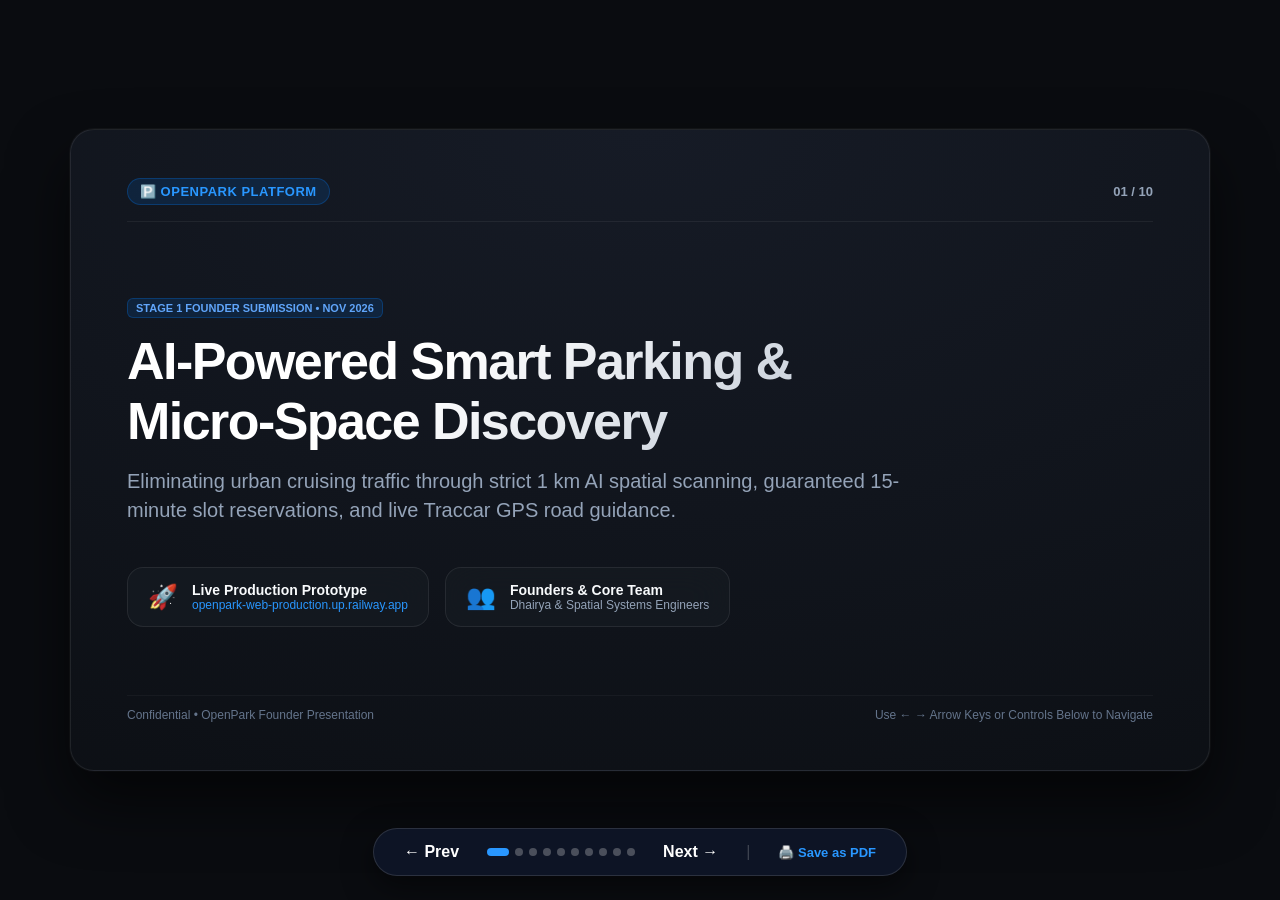
<file: submission/03_Pitch_Deck/Pitch_Deck_OpenPark.html>
<!DOCTYPE html>
<html lang="en">
<head>
  <meta charset="UTF-8" />
  <meta name="viewport" content="width=device-width, initial-scale=1.0" />
  <title>OpenPark — Investor & Startup Pitch Deck</title>
  <style>
    :root {
      --bg-dark: #0a0c10;
      --card-bg: rgba(22, 27, 34, 0.75);
      --card-border: rgba(255, 255, 255, 0.08);
      --apple-blue: #0071e3;
      --apple-blue-light: #2997ff;
      --emerald: #10b981;
      --amber: #f59e0b;
      --rose: #ef4444;
      --text-main: #f8fafc;
      --text-muted: #94a3b8;
      --font-family: -apple-system, BlinkMacSystemFont, "SF Pro Display", "Segoe UI", Roboto, Helvetica, Arial, sans-serif;
    }

    * {
      box-sizing: border-box;
      margin: 0;
      padding: 0;
    }

    body {
      background: var(--bg-dark);
      color: var(--text-main);
      font-family: var(--font-family);
      overflow-x: hidden;
      min-height: 100vh;
      display: flex;
      flex-direction: column;
      align-items: center;
      justify-content: center;
    }

    /* Deck Container */
    .deck-wrapper {
      width: 100vw;
      height: 100vh;
      display: flex;
      flex-direction: column;
      align-items: center;
      justify-content: center;
      position: relative;
      padding: 24px;
    }

    .slide {
      width: 100%;
      max-width: 1140px;
      aspect-ratio: 16 / 9;
      background: radial-gradient(120% 120% at 50% 0%, #161b26 0%, #0c0f14 100%);
      border: 1px solid var(--card-border);
      border-radius: 24px;
      box-shadow: 0 30px 60px rgba(0, 0, 0, 0.6), 0 0 0 1px rgba(255, 255, 255, 0.04);
      padding: 48px 56px;
      display: none;
      flex-direction: column;
      justify-content: space-between;
      position: relative;
      overflow: hidden;
      animation: fadeIn 0.35s cubic-bezier(0.16, 1, 0.3, 1);
    }

    .slide.active {
      display: flex;
    }

    @keyframes fadeIn {
      from { opacity: 0; transform: scale(0.985) translateY(6px); }
      to { opacity: 1; transform: scale(1) translateY(0); }
    }

    /* Slide Header */
    .slide-header {
      display: flex;
      justify-content: space-between;
      align-items: center;
      margin-bottom: 24px;
      border-bottom: 1px solid rgba(255, 255, 255, 0.06);
      padding-bottom: 16px;
    }

    .brand-pill {
      display: inline-flex;
      align-items: center;
      gap: 8px;
      padding: 5px 12px;
      border-radius: 999px;
      background: rgba(0, 113, 227, 0.15);
      border: 1px solid rgba(0, 113, 227, 0.3);
      color: var(--apple-blue-light);
      font-size: 13px;
      font-weight: 700;
      letter-spacing: 0.5px;
      text-transform: uppercase;
    }

    .slide-number {
      font-size: 13px;
      color: var(--text-muted);
      font-weight: 600;
    }

    .slide-title {
      font-size: 34px;
      font-weight: 800;
      letter-spacing: -0.03em;
      line-height: 1.15;
      margin-bottom: 8px;
      background: linear-gradient(135deg, #ffffff 30%, #94a3b8 100%);
      -webkit-background-clip: text;
      -webkit-text-fill-color: transparent;
    }

    .slide-subtitle {
      font-size: 16px;
      color: var(--text-muted);
      margin-bottom: 24px;
      line-height: 1.45;
    }

    /* Content Layouts */
    .grid-2 {
      display: grid;
      grid-template-columns: 1fr 1fr;
      gap: 24px;
      flex: 1;
      align-items: stretch;
    }

    .grid-3 {
      display: grid;
      grid-template-columns: repeat(3, 1fr);
      gap: 20px;
      flex: 1;
      align-items: stretch;
    }

    .card {
      background: var(--card-bg);
      border: 1px solid var(--card-border);
      border-radius: 16px;
      padding: 22px 24px;
      display: flex;
      flex-direction: column;
      backdrop-filter: blur(20px);
      transition: border-color 0.2s ease, transform 0.2s ease;
    }

    .card:hover {
      border-color: rgba(0, 113, 227, 0.4);
      transform: translateY(-2px);
    }

    .card-title {
      font-size: 17px;
      font-weight: 700;
      color: #ffffff;
      margin-bottom: 8px;
      display: flex;
      align-items: center;
      gap: 8px;
    }

    .card-text {
      font-size: 14px;
      color: var(--text-muted);
      line-height: 1.55;
    }

    .stat-number {
      font-size: 42px;
      font-weight: 900;
      letter-spacing: -0.04em;
      line-height: 1;
      margin: 12px 0 6px 0;
      color: var(--apple-blue-light);
    }

    .stat-label {
      font-size: 13px;
      color: var(--text-muted);
      text-transform: uppercase;
      letter-spacing: 0.5px;
      font-weight: 600;
    }

    /* Tables */
    .deck-table {
      width: 100%;
      border-collapse: collapse;
      font-size: 13.5px;
      margin-top: 8px;
    }

    .deck-table th {
      text-align: left;
      padding: 10px 14px;
      background: rgba(255, 255, 255, 0.04);
      color: var(--text-muted);
      font-weight: 600;
      border-bottom: 1px solid rgba(255, 255, 255, 0.08);
    }

    .deck-table td {
      padding: 12px 14px;
      border-bottom: 1px solid rgba(255, 255, 255, 0.04);
      color: #e2e8f0;
    }

    .highlight-cell {
      color: var(--apple-blue-light) !important;
      font-weight: 700;
      background: rgba(0, 113, 227, 0.08);
    }

    /* Slide Footer & Controls */
    .slide-footer {
      display: flex;
      justify-content: space-between;
      align-items: center;
      margin-top: 16px;
      font-size: 12px;
      color: #64748b;
      border-top: 1px solid rgba(255, 255, 255, 0.04);
      padding-top: 12px;
    }

    .controls-bar {
      position: fixed;
      bottom: 24px;
      display: flex;
      align-items: center;
      gap: 16px;
      background: rgba(15, 23, 42, 0.85);
      border: 1px solid rgba(255, 255, 255, 0.12);
      backdrop-filter: blur(20px);
      padding: 8px 18px;
      border-radius: 999px;
      box-shadow: 0 10px 30px rgba(0,0,0,0.5);
      z-index: 100;
    }

    .ctrl-btn {
      background: transparent;
      border: none;
      color: #ffffff;
      font-size: 16px;
      font-weight: 700;
      padding: 6px 12px;
      border-radius: 8px;
      cursor: pointer;
      display: flex;
      align-items: center;
      gap: 6px;
      transition: background 0.15s ease;
    }

    .ctrl-btn:hover {
      background: rgba(255, 255, 255, 0.1);
    }

    .dots-indicator {
      display: flex;
      gap: 6px;
    }

    .dot {
      width: 8px;
      height: 8px;
      border-radius: 50%;
      background: rgba(255, 255, 255, 0.25);
      cursor: pointer;
      transition: all 0.2s ease;
    }

    .dot.active {
      width: 22px;
      border-radius: 4px;
      background: var(--apple-blue-light);
    }

    /* Badges */
    .badge {
      display: inline-block;
      padding: 3px 8px;
      border-radius: 6px;
      font-size: 11px;
      font-weight: 700;
      text-transform: uppercase;
    }
    .badge-green { background: rgba(16, 185, 129, 0.15); color: #34d399; border: 1px solid rgba(16, 185, 129, 0.3); }
    .badge-blue { background: rgba(0, 113, 227, 0.15); color: #60a5fa; border: 1px solid rgba(0, 113, 227, 0.3); }
    .badge-amber { background: rgba(245, 158, 11, 0.15); color: #fbbf24; border: 1px solid rgba(245, 158, 11, 0.3); }

    /* Print styles for Clean PDF Output */
    @page {
      size: 16in 9in;
      margin: 0;
    }
    @media print {
      body {
        background: #0a0c10 !important;
        color: #ffffff !important;
        -webkit-print-color-adjust: exact !important;
        print-color-adjust: exact !important;
      }
      .controls-bar {
        display: none !important;
      }
      .deck-wrapper {
        padding: 0 !important;
        height: auto !important;
        display: block !important;
        width: 100% !important;
      }
      .slide {
        display: flex !important;
        page-break-after: always !important;
        break-after: page !important;
        width: 100% !important;
        min-height: 100vh !important;
        height: 100vh !important;
        max-width: none !important;
        border-radius: 0 !important;
        border: none !important;
        background: radial-gradient(120% 120% at 50% 0%, #161b26 0%, #0c0f14 100%) !important;
        color: #ffffff !important;
        box-shadow: none !important;
        padding: 56px 64px !important;
        box-sizing: border-box !important;
      }
      .card {
        background: rgba(22, 27, 34, 0.95) !important;
        border: 1px solid rgba(255, 255, 255, 0.12) !important;
        color: #f8fafc !important;
      }
      .card-title { color: #ffffff !important; }
      .card-text { color: #94a3b8 !important; }
      .stat-number { color: #2997ff !important; }
      .deck-table th { background: rgba(255, 255, 255, 0.08) !important; color: #94a3b8 !important; }
      .deck-table td { color: #f8fafc !important; border-bottom: 1px solid rgba(255, 255, 255, 0.08) !important; }
      .highlight-cell { background: rgba(0, 113, 227, 0.2) !important; color: #60a5fa !important; }
    }
  </style>
</head>
<body>

  <div class="deck-wrapper">

    <!-- SLIDE 1: COVER -->
    <section class="slide active" id="slide-1">
      <div class="slide-header">
        <div class="brand-pill">🅿️ OpenPark Platform</div>
        <div class="slide-number">01 / 10</div>
      </div>
      <div style="flex: 1; display: flex; flex-direction: column; justify-content: center; text-align: left;">
        <span class="badge badge-blue" style="width: fit-content; margin-bottom: 14px;">Stage 1 Founder Submission • Nov 2026</span>
        <h1 class="slide-title" style="font-size: 52px; margin-bottom: 16px;">AI-Powered Smart Parking &amp;<br>Micro-Space Discovery</h1>
        <p class="slide-subtitle" style="font-size: 20px; max-width: 820px;">
          Eliminating urban cruising traffic through strict 1 km AI spatial scanning, guaranteed 15-minute slot reservations, and live Traccar GPS road guidance.
        </p>
        <div style="display: flex; gap: 16px; margin-top: 18px;">
          <div class="card" style="padding: 14px 20px; flex-direction: row; gap: 14px; align-items: center;">
            <div style="font-size: 24px;">🚀</div>
            <div>
              <div style="font-weight: 700; font-size: 14px;">Live Production Prototype</div>
              <div style="font-size: 12px; color: var(--apple-blue-light);">openpark-web-production.up.railway.app</div>
            </div>
          </div>
          <div class="card" style="padding: 14px 20px; flex-direction: row; gap: 14px; align-items: center;">
            <div style="font-size: 24px;">👥</div>
            <div>
              <div style="font-weight: 700; font-size: 14px;">Founders &amp; Core Team</div>
              <div style="font-size: 12px; color: var(--text-muted);">Dhairya &amp; Spatial Systems Engineers</div>
            </div>
          </div>
        </div>
      </div>
      <div class="slide-footer">
        <span>Confidential • OpenPark Founder Presentation</span>
        <span>Use ← → Arrow Keys or Controls Below to Navigate</span>
      </div>
    </section>

    <!-- SLIDE 2: PROBLEM STATEMENT -->
    <section class="slide" id="slide-2">
      <div class="slide-header">
        <div class="brand-pill">Problem Statement</div>
        <div class="slide-number">02 / 10</div>
      </div>
      <div>
        <h2 class="slide-title">The Urban Parking Nightmare in Indian Metros</h2>
        <p class="slide-subtitle">Cruising for parking is the single largest hidden driver of metro gridlock and wasted human potential.</p>
      </div>
      <div class="grid-3">
        <div class="card">
          <span class="badge badge-amber" style="width: fit-content;">Time Loss</span>
          <div class="stat-number">22 mins</div>
          <div class="stat-label">Average Search Time / Trip</div>
          <p class="card-text" style="margin-top: 10px;">Drivers in Bengaluru, Mumbai, and Delhi lose over 20 minutes circling blocks, causing stress, road rage, and missed appointments.</p>
        </div>
        <div class="card">
          <span class="badge badge-amber" style="width: fit-content;">Congestion Driver</span>
          <div class="stat-number">30–40%</div>
          <div class="stat-label">Of Downtown City Traffic</div>
          <p class="card-text" style="margin-top: 10px;">Urban transport studies show up to 40% of downtown traffic is composed exclusively of vehicles crawling while looking for parking.</p>
        </div>
        <div class="card">
          <span class="badge badge-amber" style="width: fit-content;">Environmental Waste</span>
          <div class="stat-number">1.3B L</div>
          <div class="stat-label">Fuel Wasted Annually</div>
          <p class="card-text" style="margin-top: 10px;">Millions of liters of idle fuel burn directly on roadside bottlenecks, generating tons of avoidable CO₂ and PM2.5 particulates.</p>
        </div>
      </div>
      <div class="slide-footer">
        <span>Cruising Crisis: Existing maps drop drivers at the front door with zero knowledge of where to actually park.</span>
        <span>OpenPark 2026</span>
      </div>
    </section>

    <!-- SLIDE 3: PROPOSED SOLUTION -->
    <section class="slide" id="slide-3">
      <div class="slide-header">
        <div class="brand-pill">Proposed Solution</div>
        <div class="slide-number">03 / 10</div>
      </div>
      <div>
        <h2 class="slide-title">OpenPark: The Zero-Hardware Smart Parking Grid</h2>
        <p class="slide-subtitle">Unlocking visible commercial lots and invisible micro-spaces into one synchronized mobility engine.</p>
      </div>
      <div class="grid-3">
        <div class="card">
          <div class="card-title">🔍 1 km AI Space Scanner</div>
          <p class="card-text">
            Proprietary spatial algorithm continuously indexes a strict 1,000-meter radius around any destination to discover official parking lots, vacant private grounds (45–550 m²), and verified curbside bays.
          </p>
        </div>
        <div class="card">
          <div class="card-title">⏱️ 15-Minute Slot Lock</div>
          <p class="card-text">
            Drivers reserve their parking spot ahead of arrival with guaranteed availability. Real-time delta updates prevent double-booking and eradicate the anxiety of arriving at a full facility.
          </p>
        </div>
        <div class="card">
          <div class="card-title">🧭 OSRM Road Router &amp; GPS</div>
          <p class="card-text">
            Turn-by-turn road guidance navigating drivers directly to the parking gate—not just the building facade. Powered by live Traccar vehicle telemetry and an offline-first service worker cache.
          </p>
        </div>
      </div>
      <div class="slide-footer">
        <span>No \$15,000 hardware per lot required • Driver PWA + Lightweight Operator Tablet Dashboard</span>
        <span>OpenPark 2026</span>
      </div>
    </section>

    <!-- SLIDE 4: KEY DIFFERENTIATOR -->
    <section class="slide" id="slide-4">
      <div class="slide-header">
        <div class="brand-pill">Competitive Edge</div>
        <div class="slide-number">04 / 10</div>
      </div>
      <div>
        <h2 class="slide-title">Why OpenPark Wins</h2>
        <p class="slide-subtitle">Comparing OpenPark against legacy parking apps and mainstream navigation directories.</p>
      </div>
      <table class="deck-table">
        <thead>
          <tr>
            <th>Key Metric / Capability</th>
            <th>Legacy Parking Apps</th>
            <th>Google / Apple Maps</th>
            <th class="highlight-cell">OpenPark Platform</th>
          </tr>
        </thead>
        <tbody>
          <tr>
            <td><strong>Inventory Sourcing</strong></td>
            <td>Only contracted high-end malls</td>
            <td>Generic place POIs only</td>
            <td class="highlight-cell">Commercial Lots + 45–550 m² Micro-Grounds</td>
          </tr>
          <tr>
            <td><strong>Hardware Requirements</strong></td>
            <td>\$10k+ boom gates &amp; inductive loops</td>
            <td>None (No parking tracking)</td>
            <td class="highlight-cell">Zero Hardware; Cloud &amp; Operator Touch Tablet</td>
          </tr>
          <tr>
            <td><strong>Live GPS Telemetry</strong></td>
            <td>Infrequent 15s browser polling</td>
            <td>GPS navigation</td>
            <td class="highlight-cell">Traccar High-Speed WebSocket Telemetry</td>
          </tr>
          <tr>
            <td><strong>Search &amp; Geocoding</strong></td>
            <td>Cloud-only, high latency</td>
            <td>Cloud API (expensive)</td>
            <td class="highlight-cell">SQLite FTS5 (33k Indian POIs) + Google Places (New)</td>
          </tr>
          <tr>
            <td><strong>Basement Reliability</strong></td>
            <td>Fails when cell reception drops</td>
            <td>Often loses signal in basements</td>
            <td class="highlight-cell">Offline PWA (Service Worker + Vector Cache)</td>
          </tr>
        </tbody>
      </table>
      <div class="slide-footer">
        <span>Open ecosystem architecture gives OpenPark 10x faster market penetration with zero capital expenditure per bay.</span>
        <span>OpenPark 2026</span>
      </div>
    </section>

    <!-- SLIDE 5: MARKET OPPORTUNITY -->
    <section class="slide" id="slide-5">
      <div class="slide-header">
        <div class="brand-pill">Market Research</div>
        <div class="slide-number">05 / 10</div>
      </div>
      <div>
        <h2 class="slide-title">Market Opportunity &amp; Industry Tailwinds</h2>
        <p class="slide-subtitle">Rapid urban vehicle growth meets Indian Smart Cities Mission modernization mandates.</p>
      </div>
      <div class="grid-3">
        <div class="card">
          <div class="stat-number">\$16.2B</div>
          <div class="stat-label">Global Smart Parking TAM (2030)</div>
          <p class="card-text" style="margin-top: 10px;">Growing at a compound annual growth rate (CAGR) of 14.8% worldwide as cities enact congestion-reduction policies.</p>
        </div>
        <div class="card">
          <div class="stat-number">\$1.2B</div>
          <div class="stat-label">Indian Urban Parking SAM (2028)</div>
          <p class="card-text" style="margin-top: 10px;">Over 40 million registered 4-wheelers in tier-1 Indian metros growing by 9% year-over-year.</p>
        </div>
        <div class="card">
          <div class="stat-number">\$140M</div>
          <div class="stat-label">Initial SOM (BLR, DEL, MUM)</div>
          <p class="card-text" style="margin-top: 10px;">Focusing on high-density tech corridors (Indiranagar, Koramangala, Cyber City, BKC) and urban logistics fleets.</p>
        </div>
      </div>
      <div class="slide-footer">
        <span>Tailwinds: Municipal congestion pricing, commercial EV fleet charging mandates, and commercial real estate monetization.</span>
        <span>OpenPark 2026</span>
      </div>
    </section>

    <!-- SLIDE 6: TARGET AUDIENCE & PERSONAS -->
    <section class="slide" id="slide-6">
      <div class="slide-header">
        <div class="brand-pill">Target Audience</div>
        <div class="slide-number">06 / 10</div>
      </div>
      <div>
        <h2 class="slide-title">Customer Personas &amp; User Segmentation</h2>
        <p class="slide-subtitle">Serving daily urban commuters, commercial delivery fleets, and land lot operators.</p>
      </div>
      <div class="grid-3">
        <div class="card">
          <div class="card-title">🚗 The Daily Commuter</div>
          <div style="font-size: 13px; color: var(--apple-blue-light); font-weight: 600; margin-bottom: 8px;">Rohan, 32 • Tech Lead (Bengaluru)</div>
          <p class="card-text">
            <strong>Pain:</strong> Loses 25 mins hunting for parking before meetings; dreads towing or door dings from chaotic curb parking.<br><br>
            <strong>Benefit:</strong> 1-click 15-minute slot lock on the way to office, navigating straight to the basement gate.
          </p>
        </div>
        <div class="card">
          <div class="card-title">🚚 The Commercial Fleet</div>
          <div style="font-size: 13px; color: #34d399; font-weight: 600; margin-bottom: 8px;">Suresh, 28 • Urban Courier / Logistics</div>
          <p class="card-text">
            <strong>Pain:</strong> Accumulates expensive no-parking challans while unloading packages in congested markets.<br><br>
            <strong>Benefit:</strong> Dedicated 15-minute micro-ground staging bays reducing delivery turnaround times by 18%.
          </p>
        </div>
        <div class="card">
          <div class="card-title">🏢 The Micro-Plot Owner</div>
          <div style="font-size: 13px; color: #fbbf24; font-weight: 600; margin-bottom: 8px;">Vikram, 48 • Commercial Landowner</div>
          <p class="card-text">
            <strong>Pain:</strong> Owns a vacant 350 m² lot or office basement with empty weekend slots; cannot afford \$15k boom barrier setup.<br><br>
            <strong>Benefit:</strong> Zero-hardware Operator Touch Dashboard turning vacant spaces into instant recurring revenue.
          </p>
        </div>
      </div>
      <div class="slide-footer">
        <span>Dual-sided network effect: more drivers attract plot owners; more discovered micro-grounds attract daily drivers.</span>
        <span>OpenPark 2026</span>
      </div>
    </section>

    <!-- SLIDE 7: MVP & LIVE PROTOTYPE -->
    <section class="slide" id="slide-7">
      <div class="slide-header">
        <div class="brand-pill">Product Prototype</div>
        <div class="slide-number">07 / 10</div>
      </div>
      <div>
        <h2 class="slide-title">MVP &amp; Live Prototype: Battle-Tested Today</h2>
        <p class="slide-subtitle">Not a mockup or slide concept—a fully deployed, high-performance platform running in production.</p>
      </div>
      <div class="grid-2">
        <div class="card">
          <div class="card-title">⚡ Production Architecture &amp; Stats</div>
          <div style="display: flex; gap: 14px; margin: 12px 0;">
            <div>
              <div class="stat-number" style="font-size: 32px; margin: 0;">38/38</div>
              <div class="stat-label">Pytest Tests Passing</div>
            </div>
            <div>
              <div class="stat-number" style="font-size: 32px; margin: 0; color: #34d399;">33,000+</div>
              <div class="stat-label">Indexed Indian POIs</div>
            </div>
            <div>
              <div class="stat-number" style="font-size: 32px; margin: 0; color: #fbbf24;">1 km</div>
              <div class="stat-label">Strict Micro Scan</div>
            </div>
          </div>
          <p class="card-text" style="font-size: 13.5px;">
            • <strong>Backend:</strong> High-concurrency FastAPI asynchronous server with PostGIS &amp; SQLite FTS5.<br>
            • <strong>Map Engine:</strong> MapLibre GL JS with Google Satellite Hybrid &amp; retina overlays.<br>
            • <strong>Telemetry:</strong> Real-time Traccar WebSocket protocol streaming live vehicle positions.<br>
            • <strong>Routing:</strong> Project OSRM road router computing real street centerlines and driving turns.
          </p>
        </div>
        <div class="card" style="justify-content: center; background: rgba(0, 113, 227, 0.05); border-color: rgba(0, 113, 227, 0.25);">
          <div class="card-title" style="color: var(--apple-blue-light);">🔗 Explore Live Deployment</div>
          <p class="card-text" style="margin-bottom: 14px;">Test the live responsive driver PWA and operator terminal right now:</p>
          <div style="background: rgba(0,0,0,0.4); padding: 10px 14px; border-radius: 10px; font-family: monospace; font-size: 12.5px; color: #38bdf8; margin-bottom: 8px;">
            https://openpark-web-production.up.railway.app/app/
          </div>
          <div style="background: rgba(0,0,0,0.4); padding: 10px 14px; border-radius: 10px; font-family: monospace; font-size: 12.5px; color: #38bdf8; margin-bottom: 14px;">
            https://openpark-web-production.up.railway.app/dashboard/
          </div>
          <span class="badge badge-green" style="width: fit-content;">SSL Active • 100% Mobile &amp; Desktop Ready</span>
        </div>
      </div>
      <div class="slide-footer">
        <span>Verified E2E across desktop Chrome, mobile Safari, and low-bandwidth network emulation.</span>
        <span>OpenPark 2026</span>
      </div>
    </section>

    <!-- SLIDE 8: BUSINESS MODEL -->
    <section class="slide" id="slide-8">
      <div class="slide-header">
        <div class="brand-pill">Monetization</div>
        <div class="slide-number">08 / 10</div>
      </div>
      <div>
        <h2 class="slide-title">Multi-Stream Hybrid Monetization Strategy</h2>
        <p class="slide-subtitle">Balanced revenue streams across consumer convenience, operator revenue-share, and B2B SaaS.</p>
      </div>
      <div class="grid-3">
        <div class="card">
          <div class="card-title">💳 Consumer Convenience Fee</div>
          <div class="stat-number" style="font-size: 32px;">₹10–₹20</div>
          <div class="stat-label">Per Slot Hold</div>
          <p class="card-text" style="margin-top: 10px;">Nominal convenience fee paid by drivers for guaranteed 15-minute slot lock and zero-cruising routing.</p>
        </div>
        <div class="card">
          <div class="card-title">📈 Operator Rev-Share</div>
          <div class="stat-number" style="font-size: 32px; color: #34d399;">12–15%</div>
          <div class="stat-label">Commission on Booking</div>
          <p class="card-text" style="margin-top: 10px;">Take-rate on newly monetized private plots, vacant basements, and institutional event grounds.</p>
        </div>
        <div class="card">
          <div class="card-title">💻 Operator Dashboard SaaS</div>
          <div class="stat-number" style="font-size: 32px; color: #fbbf24;">₹1,499</div>
          <div class="stat-label">Monthly Facility License</div>
          <p class="card-text" style="margin-top: 10px;">Recurring software subscription for commercial lots: digital check-in tablet UI, audit logs, and revenue metrics.</p>
        </div>
      </div>
      <div class="slide-footer">
        <span>Additional B2B upside: Enterprise API subscriptions for last-mile delivery fleets (Zepto, Amazon, Blinkit).</span>
        <span>OpenPark 2026</span>
      </div>
    </section>

    <!-- SLIDE 9: TEAM OVERVIEW -->
    <section class="slide" id="slide-9">
      <div class="slide-header">
        <div class="brand-pill">Team &amp; Roles</div>
        <div class="slide-number">09 / 10</div>
      </div>
      <div>
        <h2 class="slide-title">Founding Team: Systems, Spatial &amp; Product</h2>
        <p class="slide-subtitle">Combining deep expertise in distributed systems, geospatial engines, and rapid product execution.</p>
      </div>
      <div class="grid-3">
        <div class="card">
          <div class="card-title">👨‍💻 Dhairya</div>
          <div style="font-size: 13px; color: var(--apple-blue-light); font-weight: 700; margin-bottom: 8px;">Founder &amp; Lead Systems Architect</div>
          <p class="card-text">
            Specialized in distributed backend architectures, high-concurrency FastAPI systems, spatial indexing with PostGIS/SQLite FTS5, MapLibre GL rendering, and cloud infrastructure.
          </p>
        </div>
        <div class="card">
          <div class="card-title">🗺️ Spatial Systems Lead</div>
          <div style="font-size: 13px; color: #34d399; font-weight: 700; margin-bottom: 8px;">Geodata &amp; Routing Engineering</div>
          <p class="card-text">
            Focuses on Overture Maps pipeline extraction, Overpass API query clustering, OSRM turn-by-turn road networks, and sub-second Traccar GPS vehicle telemetry sync.
          </p>
        </div>
        <div class="card">
          <div class="card-title">⚡ Product &amp; Landowner Ops</div>
          <div style="font-size: 13px; color: #fbbf24; font-weight: 700; margin-bottom: 8px;">Field Operations &amp; Growth</div>
          <p class="card-text">
            Oversees commercial lot onboarding, private plot partnerships in Bengaluru pilot corridors, driver acquisition campaigns, and operator touch dashboard training.
          </p>
        </div>
      </div>
      <div class="slide-footer">
        <span>Agile engineering core with demonstrated record of delivering verified production code at exceptional speed.</span>
        <span>OpenPark 2026</span>
      </div>
    </section>

    <!-- SLIDE 10: ROADMAP & VISION -->
    <section class="slide" id="slide-10">
      <div class="slide-header">
        <div class="brand-pill">Roadmap &amp; Vision</div>
        <div class="slide-number">10 / 10</div>
      </div>
      <div>
        <h2 class="slide-title">The Roadmap: Scaling to Zero-Cruising Cities</h2>
        <p class="slide-subtitle">From Bengaluru high-density corridors to a pan-India smart mobility ecosystem.</p>
      </div>
      <div class="grid-3">
        <div class="card">
          <span class="badge badge-blue" style="width: fit-content;">Phase 1 • Q1–Q2 2027</span>
          <div class="card-title" style="margin-top: 10px;">Bengaluru Density Pilot</div>
          <p class="card-text">
            • 150 commercial lots &amp; 300 micro-plots.<br>
            • Indiranagar, Koramangala &amp; Whitefield.<br>
            • 25,000 monthly active drivers.<br>
            • Operator touch tablet rollout.
          </p>
        </div>
        <div class="card">
          <span class="badge badge-green" style="width: fit-content;">Phase 2 • Q3–Q4 2027</span>
          <div class="card-title" style="margin-top: 10px;">Pan-Metro Expansion</div>
          <p class="card-text">
            • Expand to Delhi NCR, Mumbai &amp; Hyderabad.<br>
            • Integrated EV charging reservation (Ather, Tata Power).<br>
            • B2B logistics staging API for quick-commerce fleets.
          </p>
        </div>
        <div class="card">
          <span class="badge badge-amber" style="width: fit-content;">Phase 3 • 2028+</span>
          <div class="card-title" style="margin-top: 10px;">Smart City &amp; Autonomous</div>
          <p class="card-text">
            • Municipal Smart City Command Center integration.<br>
            • Autonomous vehicle depot staging handshakes.<br>
            • 100,000+ unified micro-parking bays nationwide.
          </p>
        </div>
      </div>
      <div class="slide-footer">
        <span>Contact: dhairyakhandelwal880@gmail.com • Live Prototype: openpark-web-production.up.railway.app</span>
        <span>OpenPark 2026</span>
      </div>
    </section>

  </div>

  <!-- Slide Navigation Controls -->
  <div class="controls-bar">
    <button class="ctrl-btn" id="prev-btn" onclick="prevSlide()">← Prev</button>
    <div class="dots-indicator" id="dots-container"></div>
    <button class="ctrl-btn" id="next-btn" onclick="nextSlide()">Next →</button>
    <span style="color: rgba(255,255,255,0.2);">|</span>
    <button class="ctrl-btn" onclick="window.print()" style="font-size: 13px; color: var(--apple-blue-light);">🖨️ Save as PDF</button>
  </div>

  <script>
    let currentSlide = 1;
    const totalSlides = 10;

    const dotsContainer = document.getElementById('dots-container');
    for (let i = 1; i <= totalSlides; i++) {
      const dot = document.createElement('div');
      dot.className = `dot ${i === 1 ? 'active' : ''}`;
      dot.onclick = () => goToSlide(i);
      dotsContainer.appendChild(dot);
    }

    function showSlide(index) {
      document.querySelectorAll('.slide').forEach((s, idx) => {
        s.classList.toggle('active', idx + 1 === index);
      });
      document.querySelectorAll('.dot').forEach((d, idx) => {
        d.classList.toggle('active', idx + 1 === index);
      });
      currentSlide = index;
    }

    function nextSlide() {
      if (currentSlide < totalSlides) showSlide(currentSlide + 1);
    }

    function prevSlide() {
      if (currentSlide > 1) showSlide(currentSlide - 1);
    }

    function goToSlide(i) {
      showSlide(i);
    }

    window.addEventListener('keydown', (e) => {
      if (e.key === 'ArrowRight' || e.key === ' ' || e.key === 'PageDown') nextSlide();
      else if (e.key === 'ArrowLeft' || e.key === 'PageUp') prevSlide();
    });
  </script>
</body>
</html>
</file>
